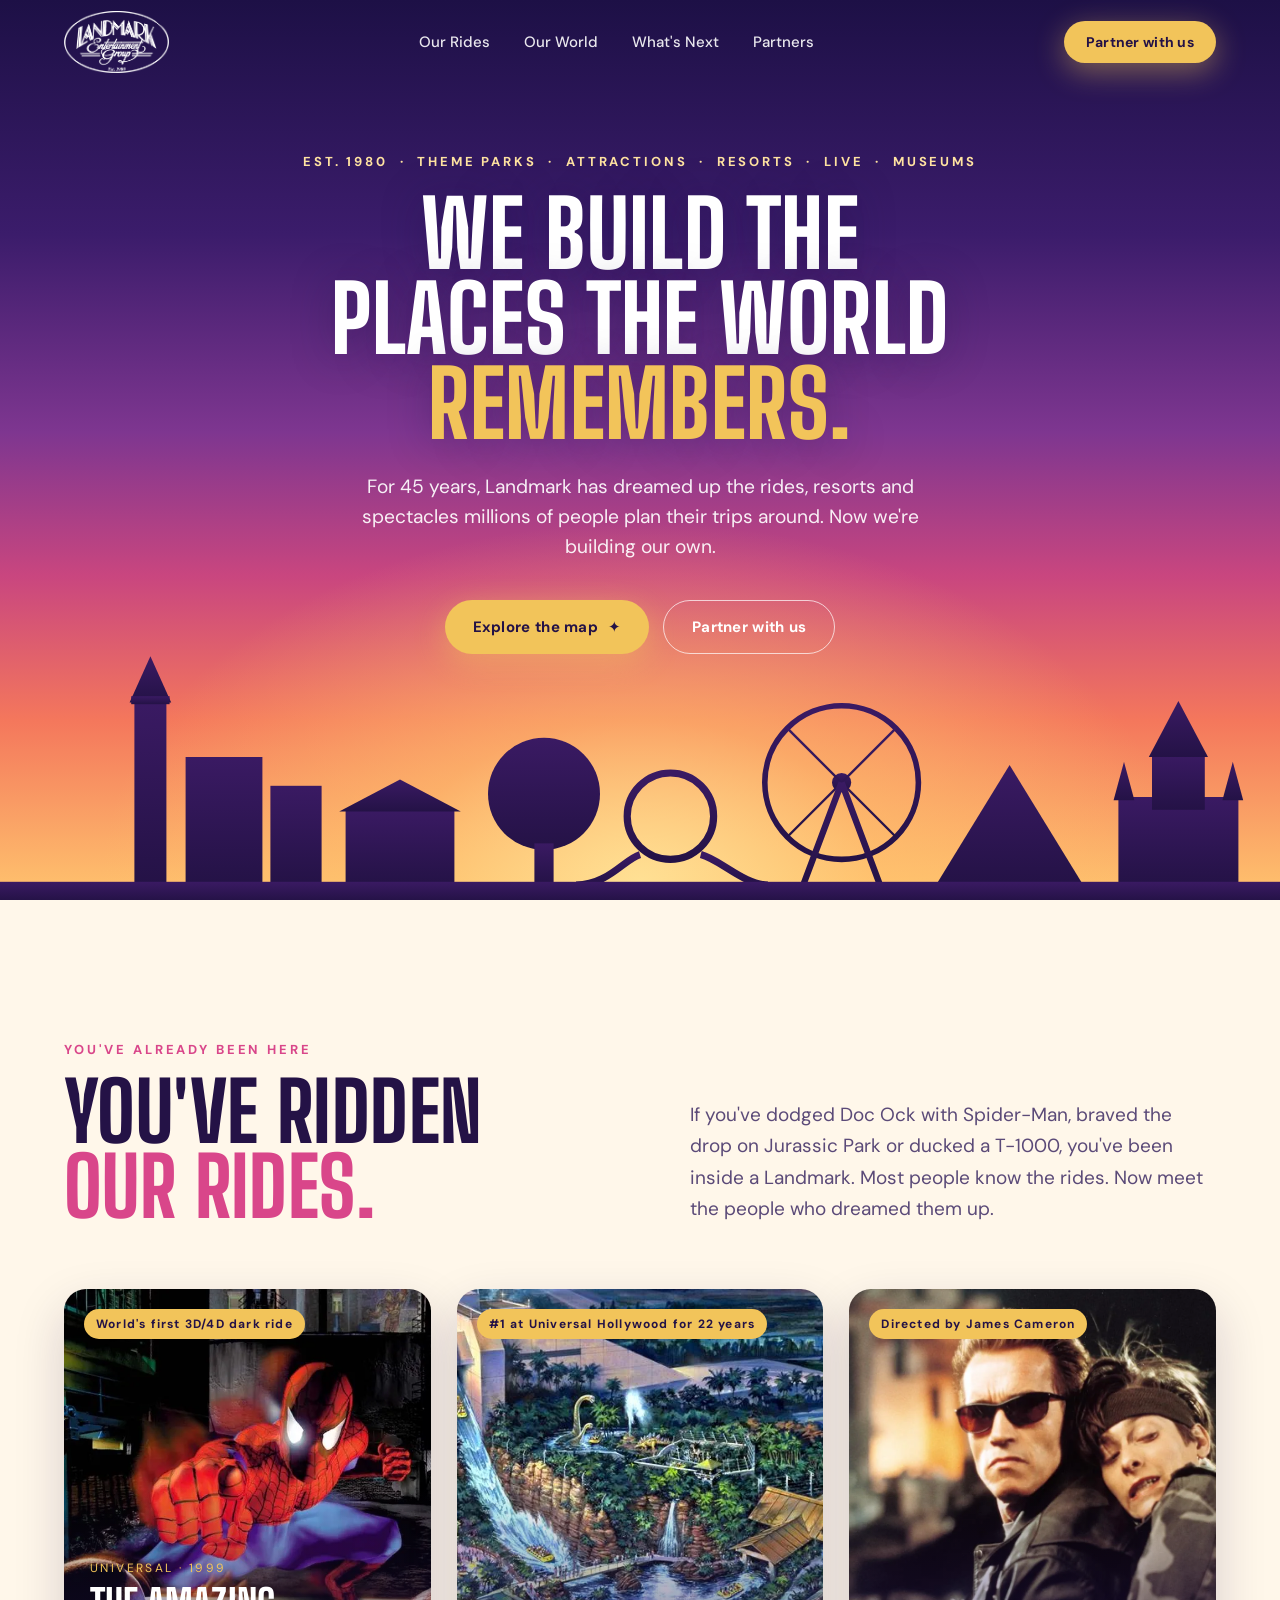
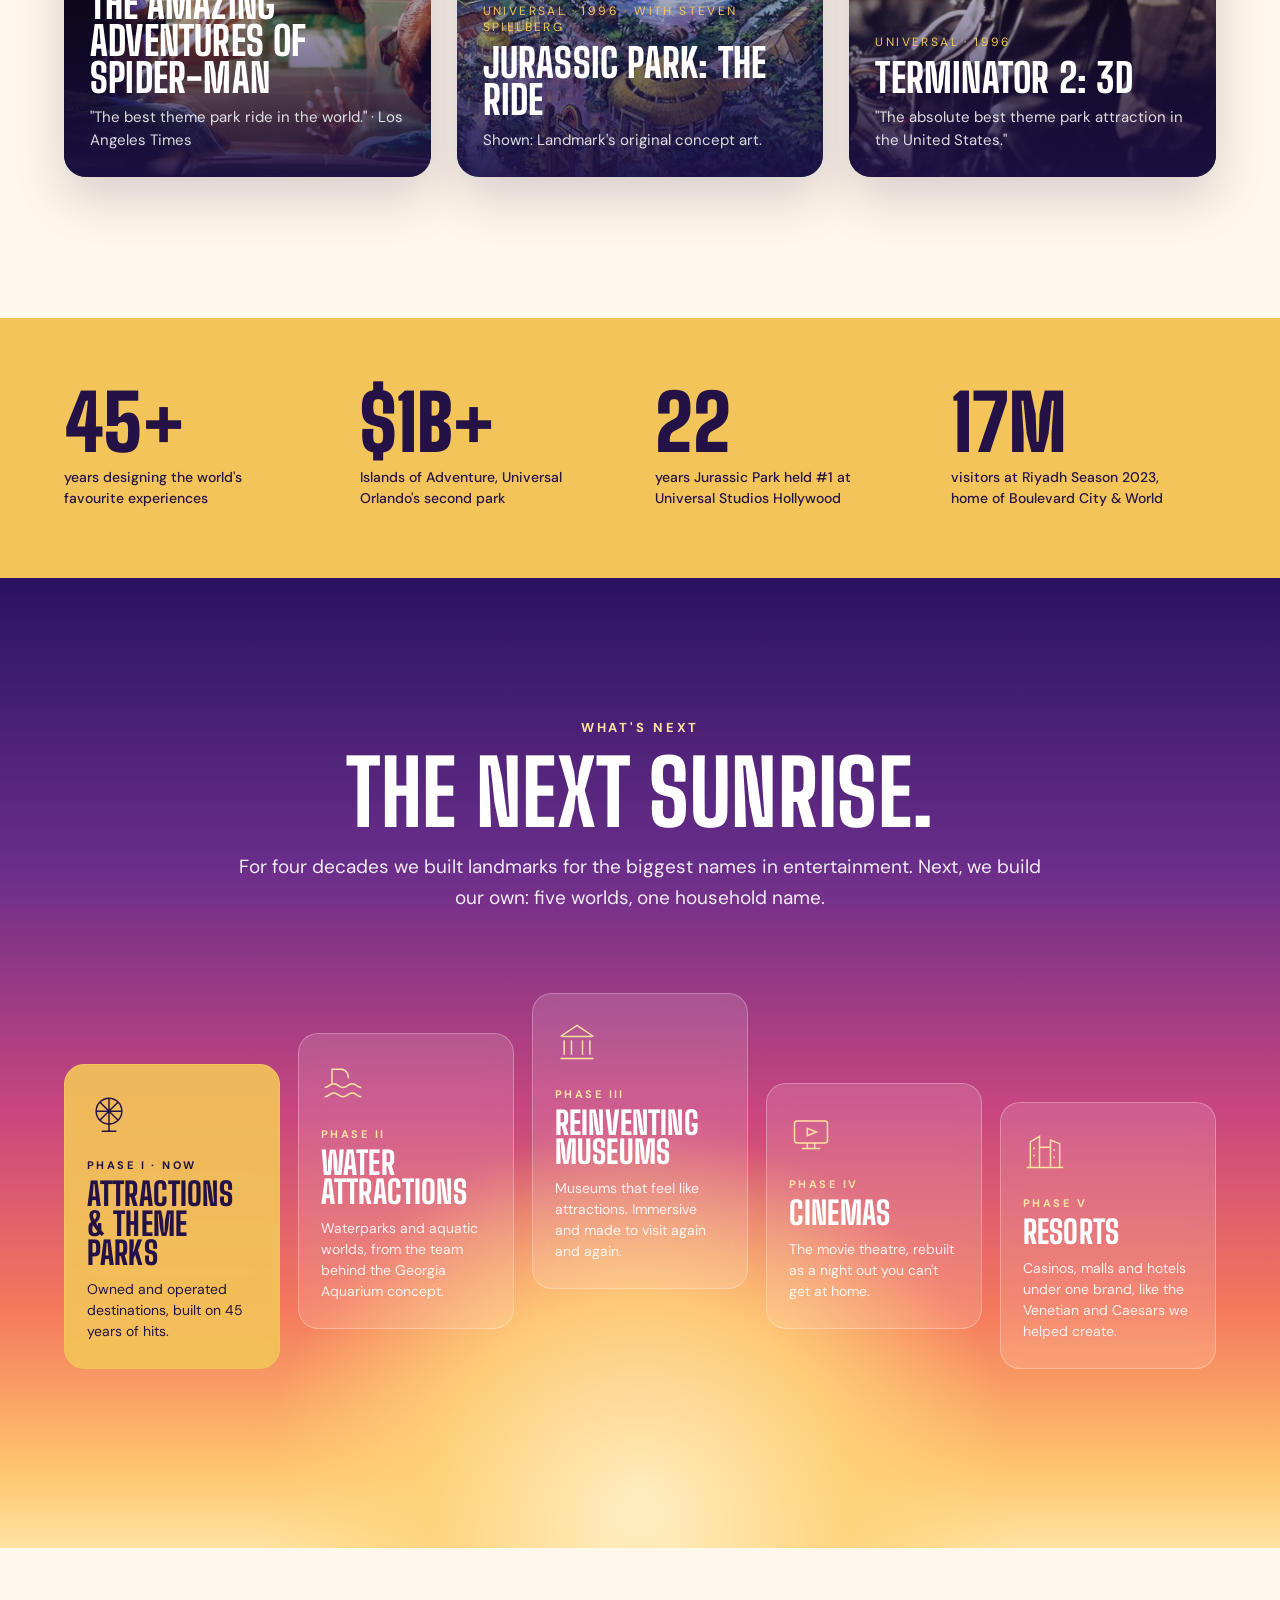
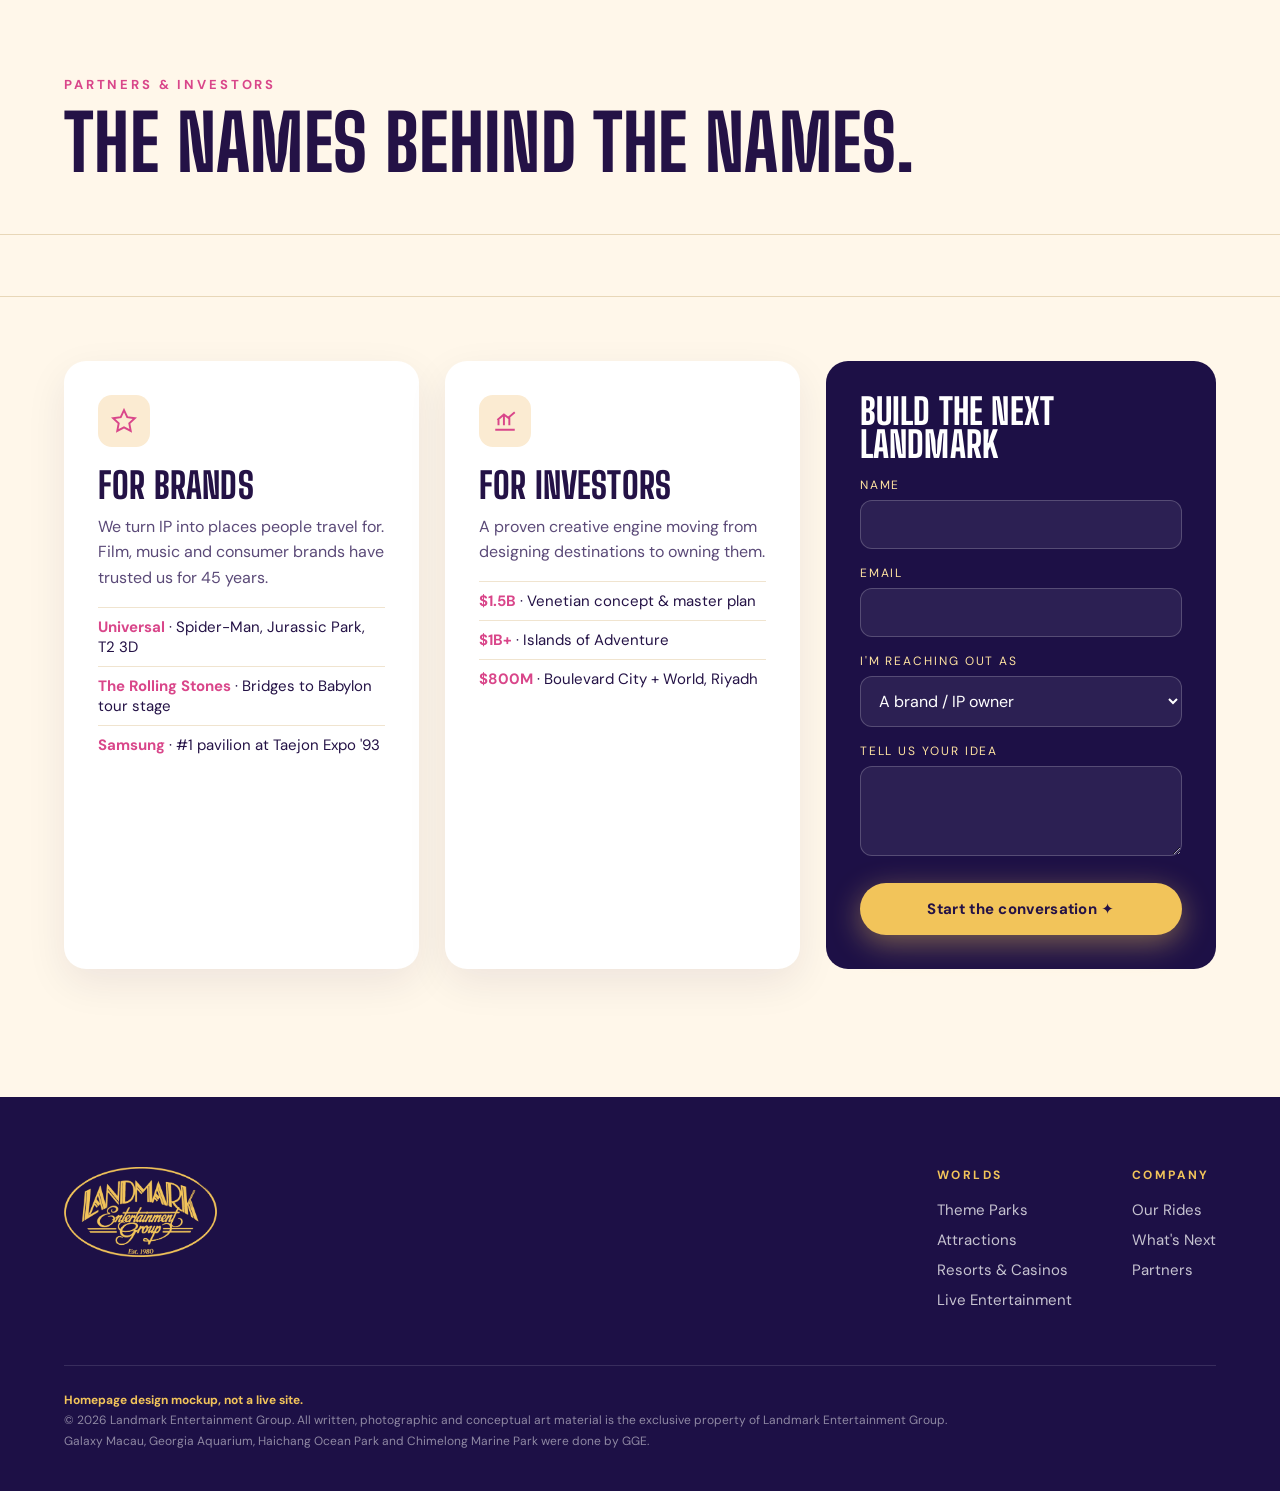
<file: template.html>
<!doctype html>
<html lang="en">
<head>
<meta charset="utf-8">
<meta name="viewport" content="width=device-width,initial-scale=1">
<meta name="robots" content="noindex,nofollow">
<title>Landmark Entertainment Group — Homepage Mockup</title>
<link rel="preconnect" href="https://fonts.googleapis.com"><link rel="preconnect" href="https://fonts.gstatic.com" crossorigin>
<link href="https://fonts.googleapis.com/css2?family=Big+Shoulders+Display:wght@600;700;800;900&family=DM+Sans:opsz,wght@9..40,400;9..40,500;9..40,700&display=swap" rel="stylesheet">
<style>
/* ============ BRAND TOKENS — every colour has a job ============
   GOLD   = Landmark's light. Only things Landmark built glow gold (stars, windows, CTAs). From the logo.
   VIOLET = the sky / their original space backdrop. The canvas, never the hero.
   DUSK   = magenta + coral. The moment the show begins; used for energy and transitions.
   CREAM  = daylight. The public, park-by-day sections. */
@property --z{syntax:'<number>';inherits:true;initial-value:1}
@property --tx{syntax:'<length>';inherits:true;initial-value:0px}
@property --ty{syntax:'<length>';inherits:true;initial-value:0px}
:root{
  --gold:#F2C45A;--gold-deep:#D99A2B;--gold-soft:#FFE3A1;
  --night:#1D1046;--violet:#2E1760;--plum:#4F236A;--orchid:#924DAE;
  --magenta:#D9468A;--coral:#F4775C;--sun:#FFC56E;
  --cream:#FFF7EA;--cream2:#FBEBD2;--ink:#241246;--ink-soft:#5b4a78;
  --display:'Big Shoulders Display','Arial Narrow',Impact,sans-serif;
  --body:'DM Sans',system-ui,-apple-system,Segoe UI,sans-serif;
  --ease:cubic-bezier(.65,0,.25,1);
}
*{box-sizing:border-box;margin:0;padding:0}
html{scroll-behavior:smooth;overflow-anchor:none}
body{font-family:var(--body);color:var(--ink);background:var(--cream);-webkit-font-smoothing:antialiased;overflow-x:hidden}
img{max-width:100%;display:block}
button{font:inherit;cursor:pointer;border:0;background:none;color:inherit}
a{color:inherit;text-decoration:none}
:focus-visible{outline:2px solid var(--gold);outline-offset:3px;border-radius:4px}
.wrap{max-width:1280px;margin:0 auto;padding-inline:clamp(20px,5vw,64px)}
.eyebrow{font-size:13px;font-weight:700;letter-spacing:.22em;text-transform:uppercase}
h1,h2,h3{font-family:var(--display);font-weight:800;text-transform:uppercase;line-height:.92;letter-spacing:.005em}
.btn{display:inline-flex;align-items:center;gap:10px;padding:16px 28px;border-radius:999px;font-weight:700;font-size:15px;letter-spacing:.02em;transition:transform .2s,box-shadow .2s,background .2s}
.btn-gold{background:var(--gold);color:var(--ink);box-shadow:0 8px 30px rgba(242,196,90,.45)}
.btn-gold:hover{background:var(--gold-soft);box-shadow:0 10px 40px rgba(242,196,90,.65)}
.btn-ghost{border:1.5px solid rgba(255,255,255,.7);color:#fff}
.btn-ghost:hover{background:rgba(255,255,255,.12)}
.mock-tag{position:fixed;right:16px;top:96px;z-index:90;background:rgba(29,16,70,.85);color:var(--gold-soft);font-size:11px;letter-spacing:.18em;text-transform:uppercase;padding:8px 12px;border-radius:6px;backdrop-filter:blur(6px)}

/* ============ NAV ============ */
.nav{position:fixed;inset:0 0 auto 0;z-index:80;transition:background .3s,box-shadow .3s}
.nav .wrap{display:flex;align-items:center;justify-content:space-between;height:84px}
.nav img{height:62px;width:auto}
.nav ul{display:flex;gap:34px;list-style:none;font-weight:500;font-size:15px;color:#fff}
.nav ul a{opacity:.9;transition:opacity .2s,color .2s}.nav ul a:hover{opacity:1;color:var(--gold)}
.nav .btn{padding:12px 22px;font-size:14px}
.nav.solid{background:rgba(29,16,70,.92);backdrop-filter:blur(10px);box-shadow:0 6px 30px rgba(0,0,0,.2)}
@media (max-width:900px){.nav ul{display:none}.nav img{height:42px}}

/* ============ HERO — dusk ============ */
.hero{position:relative;min-height:100vh;min-height:100svh;overflow:hidden;color:#fff;
  background:linear-gradient(180deg,#1D1046 0%,#3B1C6B 26%,#7E3690 48%,#C9467F 64%,#F4775C 80%,#FFC56E 100%)}
.hero .stars{position:absolute;inset:0 0 45% 0;pointer-events:none}
.hero .stars i{position:absolute;width:2px;height:2px;border-radius:50%;background:#fff;animation:tw 3s ease-in-out infinite}
@keyframes tw{50%{opacity:.25}}
.hero .sunglow{position:absolute;left:50%;bottom:-38vh;width:120vh;height:80vh;transform:translateX(-50%);border-radius:50%;
  background:radial-gradient(closest-side,rgba(255,226,150,.95),rgba(255,197,110,.55) 45%,rgba(255,197,110,0) 100%)}
.hero-inner{position:relative;z-index:2;padding-top:clamp(120px,17vh,180px);text-align:center}
.hero .eyebrow{color:var(--gold-soft)}
.hero h1{font-size:clamp(52px,7.2vw,124px);margin:22px auto 0;max-width:15ch;text-shadow:0 4px 40px rgba(29,16,70,.35)}
.hero h1 em{font-style:normal;color:var(--gold)}
.hero p.lead{font-size:clamp(17px,1.5vw,21px);line-height:1.55;max-width:620px;margin:26px auto 0;color:rgba(255,255,255,.92)}
.hero .ctas{display:flex;gap:14px;justify-content:center;margin-top:38px;flex-wrap:wrap}
.skyline{position:absolute;left:0;right:0;bottom:-1px;width:100%;height:auto;aspect-ratio:5/1;min-height:140px;z-index:1}
.scroll-cue{position:absolute;z-index:3;left:50%;bottom:22px;transform:translateX(-50%);color:#fff;font-size:12px;letter-spacing:.24em;text-transform:uppercase;opacity:.85}

/* ============ YOU'VE BEEN HERE — daylight ============ */
.been{padding:clamp(80px,11vw,150px) 0;background:var(--cream)}
.been .head{display:grid;grid-template-columns:1.1fr 1fr;gap:48px;align-items:end}
.been .eyebrow{color:var(--magenta)}
.been h2{font-size:clamp(46px,6.4vw,96px);margin-top:16px;color:var(--ink)}
.been h2 span{color:var(--magenta)}
.been .head p{font-size:19px;line-height:1.65;color:var(--ink-soft);max-width:520px}
.rides{display:grid;grid-template-columns:repeat(3,1fr);gap:26px;margin-top:64px}
.ride{position:relative;border-radius:22px;overflow:hidden;aspect-ratio:3/4;color:#fff;box-shadow:0 20px 50px rgba(36,18,70,.18);transition:transform .35s var(--ease),box-shadow .35s}
.ride:hover{transform:translateY(-8px);box-shadow:0 30px 70px rgba(36,18,70,.3)}
.ride img{position:absolute;inset:0;width:100%;height:100%;object-fit:cover;transition:transform .8s var(--ease)}
.ride:hover img{transform:scale(1.06)}
.ride:after{content:"";position:absolute;inset:0;background:linear-gradient(180deg,rgba(29,16,70,0) 40%,rgba(29,16,70,.92))}
.ride .t{position:absolute;left:26px;right:26px;bottom:26px;z-index:1}
.ride .t small{display:block;font-size:12px;letter-spacing:.2em;text-transform:uppercase;color:var(--gold)}
.ride .t h3{font-size:40px;margin-top:10px}
.ride .t p{font-size:15px;line-height:1.5;margin-top:10px;color:rgba(255,255,255,.85)}
.ride .badge{position:absolute;z-index:1;top:20px;left:20px;background:var(--gold);color:var(--ink);font-weight:700;font-size:12px;letter-spacing:.1em;padding:7px 12px;border-radius:999px}
@media (max-width:900px){.been .head{grid-template-columns:1fr}.rides{grid-template-columns:1fr}.ride{aspect-ratio:4/3}}

/*__MAPCSS__*/
/* ============ NUMBERS — gold band ============ */
.numbers{background:var(--gold);color:var(--ink);padding:70px 0}
.numbers .wrap{display:grid;grid-template-columns:repeat(4,1fr);gap:30px}
.numbers b{display:block;font-family:var(--display);font-weight:900;font-size:clamp(56px,6vw,96px);line-height:.9}
.numbers span{display:block;margin-top:10px;font-size:14px;font-weight:500;line-height:1.45;max-width:230px}
@media (max-width:800px){.numbers .wrap{grid-template-columns:1fr 1fr}}

/* ============ WHAT'S NEXT — sunrise ============ */
.next{position:relative;overflow:hidden;padding:clamp(90px,11vw,150px) 0 clamp(120px,14vw,190px);color:#fff;
  background:linear-gradient(180deg,#2A1360 0%,#6A2E8A 30%,#C9467F 55%,#F4775C 75%,#FFC56E 92%,#FFE3A1 100%)}
.next .rise{position:absolute;left:50%;bottom:-340px;width:760px;height:760px;margin-left:-380px;border-radius:50%;
  background:radial-gradient(closest-side,#FFF1C9,#FFD27A 55%,rgba(255,197,110,0) 100%);opacity:.9}
.next .head{position:relative;text-align:center;max-width:820px;margin:0 auto}
.next .eyebrow{color:var(--gold-soft)}
.next h2{font-size:clamp(50px,7vw,110px);margin-top:16px}
.next .head p{font-size:19px;line-height:1.6;margin-top:18px;color:rgba(255,255,255,.9)}
.phases{position:relative;display:grid;grid-template-columns:repeat(5,1fr);gap:18px;margin-top:80px;align-items:end}
.phase{background:rgba(255,255,255,.13);backdrop-filter:blur(10px);border:1px solid rgba(255,255,255,.28);border-radius:20px;padding:26px 22px;transition:transform .3s,background .3s}
.phase:hover{transform:translateY(-6px);background:rgba(255,255,255,.2)}
.phase:nth-child(1){margin-bottom:0}.phase:nth-child(2){margin-bottom:40px}.phase:nth-child(3){margin-bottom:80px}.phase:nth-child(4){margin-bottom:40px}.phase:nth-child(5){margin-bottom:0}
.phase svg{width:44px;height:44px;stroke:var(--gold-soft);fill:none;stroke-width:1.6}
.phase small{display:block;margin-top:18px;font-size:11px;font-weight:700;letter-spacing:.22em;color:var(--gold-soft)}
.phase h3{font-size:32px;margin-top:8px}
.phase p{font-size:14px;line-height:1.5;margin-top:10px;color:rgba(255,255,255,.88)}
.phase.now{background:rgba(242,196,90,.92);color:var(--ink);border-color:var(--gold)}
.phase.now svg{stroke:var(--ink)}.phase.now small{color:var(--ink)}.phase.now p{color:var(--ink)}
@media (max-width:1000px){.phases{grid-template-columns:1fr 1fr}.phase{margin-bottom:0!important}}
@media (max-width:560px){.phases{grid-template-columns:1fr}}

/* ============ PARTNERS — daylight ============ */
.partners{background:var(--cream);padding:clamp(90px,10vw,140px) 0}
.partners .eyebrow{color:var(--magenta)}
.partners h2{font-size:clamp(46px,6vw,92px);margin-top:14px}
.marquee{margin-top:56px;border-top:1px solid #e8d7b8;border-bottom:1px solid #e8d7b8;overflow:hidden;white-space:nowrap}
.marquee div{display:inline-flex;gap:60px;padding:28px 0;animation:mq 40s linear infinite}
.marquee span{font-family:var(--display);font-weight:700;font-size:34px;text-transform:uppercase;color:var(--ink);opacity:.72;letter-spacing:.04em}
.marquee span:nth-child(odd){color:var(--plum)}
@keyframes mq{to{transform:translateX(-50%)}}
.two{display:grid;grid-template-columns:1fr 1fr 1.1fr;gap:26px;margin-top:64px}
.pcard{border-radius:22px;padding:34px;background:#fff;box-shadow:0 14px 40px rgba(36,18,70,.08)}
.pcard .ic{width:52px;height:52px;border-radius:14px;display:grid;place-items:center;background:var(--cream2)}
.pcard .ic svg{width:26px;height:26px;stroke:var(--magenta);fill:none;stroke-width:1.8}
.pcard h3{font-size:36px;margin-top:22px}
.pcard p{font-size:16px;line-height:1.6;color:var(--ink-soft);margin-top:12px}
.pcard ul{list-style:none;margin-top:16px}
.pcard li{font-size:15px;padding:9px 0;border-top:1px solid #f0e4cf;color:var(--ink)}
.pcard li b{color:var(--magenta)}
form.contact{border-radius:22px;padding:34px;background:var(--night);color:#fff}
form.contact h3{font-size:36px}
form.contact label{display:block;font-size:12px;letter-spacing:.16em;text-transform:uppercase;color:var(--gold-soft);margin-top:16px}
form.contact input,form.contact select,form.contact textarea{width:100%;margin-top:7px;padding:13px 14px;border-radius:12px;border:1px solid rgba(255,255,255,.2);background:rgba(255,255,255,.07);color:#fff;font:inherit;font-size:16px}
form.contact select option{color:#000}
form.contact textarea{min-height:90px;resize:vertical}
form.contact .btn{margin-top:22px;width:100%;justify-content:center}
.sent{display:none;margin-top:18px;padding:14px;border-radius:12px;background:rgba(242,196,90,.15);color:var(--gold-soft);font-size:15px}
@media (max-width:1000px){.two{grid-template-columns:1fr}}

/* ============ FOOTER ============ */
footer{background:var(--night);color:rgba(255,255,255,.75);padding:70px 0 40px}
footer .top{display:flex;justify-content:space-between;gap:40px;flex-wrap:wrap;align-items:flex-start}
footer img{height:90px;width:auto}
footer nav{display:flex;gap:60px;flex-wrap:wrap;font-size:15px}
footer nav div b{display:block;color:var(--gold);font-size:12px;letter-spacing:.2em;text-transform:uppercase;margin-bottom:12px}
footer nav a{display:block;padding:5px 0}footer nav a:hover{color:#fff}
footer .fine{margin-top:50px;padding-top:24px;border-top:1px solid rgba(255,255,255,.12);font-size:12px;line-height:1.7;color:rgba(255,255,255,.5)}

@media (prefers-reduced-motion:reduce){*{animation:none!important;transition-duration:.01s!important}}
</style>
</head>
<body>

<header class="nav" id="nav">
  <div class="wrap">
    <a href="#top" aria-label="Landmark Entertainment Group home"><img src="img/logo-white.png" alt="Landmark Entertainment Group, Est. 1980"></a>
    <ul>
      <li><a href="#been">Our Rides</a></li>
      <li><a href="#world-map">Our World</a></li>
      <li><a href="#next">What's Next</a></li>
      <li><a href="#partners">Partners</a></li>
    </ul>
    <a class="btn btn-gold" href="#partners">Partner with us</a>
  </div>
</header>

<!-- HERO: dusk. The skyline is built from shapes of Landmark's own work; its windows glow gold = Landmark's light. -->
<section class="hero" id="top">
  <div class="stars" id="heroStars"></div>
  <div class="sunglow"></div>
  <div class="wrap hero-inner">
    <div class="eyebrow">Est. 1980 &nbsp;·&nbsp; Theme Parks &nbsp;·&nbsp; Attractions &nbsp;·&nbsp; Resorts &nbsp;·&nbsp; Live &nbsp;·&nbsp; Museums</div>
    <h1>We build the places the world <em>remembers.</em></h1>
    <p class="lead">For 45 years, Landmark has dreamed up the rides, resorts and spectacles millions of people plan their trips around. Now we're building our own.</p>
    <div class="ctas">
      <a class="btn btn-gold" href="#world-map">Explore the map <span aria-hidden="true">✦</span></a>
      <a class="btn btn-ghost" href="#partners">Partner with us</a>
    </div>
  </div>
  <svg class="skyline" viewBox="0 0 1600 320" preserveAspectRatio="xMidYMax slice" aria-hidden="true">
    <defs><linearGradient id="sk" x1="0" y1="0" x2="0" y2="1"><stop offset="0" stop-color="#3A1A63"/><stop offset="1" stop-color="#241246"/></linearGradient></defs>
    <g fill="url(#sk)" stroke="url(#sk)">
      <!-- Venetian campanile -->
      <rect x="168" y="70" width="40" height="230" stroke="none"/><polygon points="162,72 214,72 188,14" stroke="none"/><rect x="164" y="64" width="48" height="10" stroke="none"/>
      <!-- resort towers -->
      <rect x="232" y="140" width="96" height="160" stroke="none"/><rect x="338" y="176" width="64" height="124" stroke="none"/>
      <!-- Caesars-style temple front -->
      <rect x="432" y="206" width="136" height="94" stroke="none"/><polygon points="424,208 576,208 500,168" stroke="none"/>
      <!-- spherical theatre (Boulevard World) -->
      <circle cx="680" cy="186" r="70" stroke="none"/><rect x="668" y="248" width="24" height="52" stroke="none"/>
      <!-- coaster loop -->
      <circle cx="838" cy="214" r="54" fill="none" stroke-width="9"/><path d="M720 300 C760 300 780 268 800 262 M876 262 C900 268 930 300 960 300" fill="none" stroke-width="9"/>
      <!-- ferris wheel -->
      <circle cx="1052" cy="172" r="96" fill="none" stroke-width="7"/><circle cx="1052" cy="172" r="12" stroke="none"/>
      <g stroke-width="3"><line x1="1052" y1="76" x2="1052" y2="268"/><line x1="956" y1="172" x2="1148" y2="172"/><line x1="984" y1="104" x2="1120" y2="240"/><line x1="1120" y1="104" x2="984" y2="240"/></g>
      <path d="M1052 172 L1004 300 M1052 172 L1100 300" stroke-width="8" fill="none"/>
      <!-- expo pavilion -->
      <polygon points="1170,300 1262,150 1354,300" stroke="none"/><line x1="1262" y1="150" x2="1262" y2="86" stroke-width="4"/>
      <!-- castle -->
      <rect x="1398" y="190" width="150" height="110" stroke="none"/><rect x="1440" y="136" width="66" height="70" stroke="none"/>
      <polygon points="1392,194 1418,194 1405,146" stroke="none"/><polygon points="1528,194 1554,194 1541,146" stroke="none"/><polygon points="1436,140 1510,140 1473,70" stroke="none"/>
      <rect x="0" y="296" width="1600" height="24" stroke="none"/>
    </g>
    <g id="windows" fill="#F2C45A"></g>
  </svg>
</section>

<!-- YOU'VE BEEN HERE: daylight, for the public -->
<section class="been" id="been">
  <div class="wrap">
    <div class="head">
      <div><div class="eyebrow">You've already been here</div>
        <h2>You've ridden<br><span>our rides.</span></h2></div>
      <p>If you've dodged Doc Ock with Spider-Man, braved the drop on Jurassic Park or ducked a T-1000, you've been inside a Landmark. Most people know the rides. Now meet the people who dreamed them up.</p>
    </div>
    <div class="rides">
      <a class="ride" href="#world-map" data-go="spiderman"><img src="img/spidey.webp" alt="Guests in 3D glasses face Spider-Man on the ride"><span class="badge">World's first 3D/4D dark ride</span>
        <div class="t"><small>Universal · 1999</small><h3>The Amazing Adventures of Spider-Man</h3><p>"The best theme park ride in the world." · Los Angeles Times</p></div></a>
      <a class="ride" href="#world-map" data-go="jurassic"><img src="img/jp.webp" alt="Concept art for Jurassic Park: The Ride"><span class="badge">#1 at Universal Hollywood for 22 years</span>
        <div class="t"><small>Universal · 1996 · with Steven Spielberg</small><h3>Jurassic Park: The Ride</h3><p>Shown: Landmark's original concept art.</p></div></a>
      <a class="ride" href="#world-map" data-go="t2"><img src="img/t2.webp" alt="Terminator 2: 3D"><span class="badge">Directed by James Cameron</span>
        <div class="t"><small>Universal · 1996</small><h3>Terminator 2: 3D</h3><p>"The absolute best theme park attraction in the United States."</p></div></a>
    </div>
  </div>
</section>

<!--__MAPHTML__-->
<!-- NUMBERS: gold = Landmark's light -->
<section class="numbers">
  <div class="wrap">
    <div><b>45+</b><span>years designing the world's favourite experiences</span></div>
    <div><b>$1B+</b><span>Islands of Adventure, Universal Orlando's second park</span></div>
    <div><b>22</b><span>years Jurassic Park held #1 at Universal Studios Hollywood</span></div>
    <div><b>17M</b><span>visitors at Riyadh Season 2023, home of Boulevard City &amp; World</span></div>
  </div>
</section>

<!-- WHAT'S NEXT: the sunrise. The future is the next dawn. -->
<section class="next" id="next">
  <div class="rise"></div>
  <div class="wrap">
    <div class="head">
      <div class="eyebrow">What's next</div>
      <h2>The next sunrise.</h2>
      <p>For four decades we built landmarks for the biggest names in entertainment. Next, we build our own: five worlds, one household name.</p>
    </div>
    <div class="phases">
      <div class="phase now"><svg viewBox="0 0 48 48"><circle cx="24" cy="22" r="14"/><path d="M24 8v28M10 22h28M14 12l20 20M34 12L14 32M16 44h16M24 36v8"/></svg><small>PHASE I · NOW</small><h3>Attractions &amp; Theme Parks</h3><p>Owned and operated destinations, built on 45 years of hits.</p></div>
      <div class="phase"><svg viewBox="0 0 48 48"><path d="M4 30c5 0 5-4 10-4s5 4 10 4 5-4 10-4 5 4 10 4M4 40c5 0 5-4 10-4s5 4 10 4 5-4 10-4 5 4 10 4"/><path d="M12 26V10h10c6 0 8 6 8 10"/></svg><small>PHASE II</small><h3>Water Attractions</h3><p>Waterparks and aquatic worlds, from the team behind the Georgia Aquarium concept.</p></div>
      <div class="phase"><svg viewBox="0 0 48 48"><path d="M6 18L24 6l18 12M8 18h32M10 22v16M18 22v16M30 22v16M38 22v16M6 42h36"/></svg><small>PHASE III</small><h3>Reinventing Museums</h3><p>Museums that feel like attractions. Immersive and made to visit again and again.</p></div>
      <div class="phase"><svg viewBox="0 0 48 48"><rect x="6" y="12" width="36" height="24" rx="3"/><path d="M14 42h20M20 36v6M28 36v6M20 20l10 4-10 4z"/></svg><small>PHASE IV</small><h3>Cinemas</h3><p>The movie theatre, rebuilt as a night out you can't get at home.</p></div>
      <div class="phase"><svg viewBox="0 0 48 48"><path d="M8 42V14l10-6v34M18 42V20h12v22M30 42V12l10 4v26M4 42h40M12 20v2M12 28v2M34 22v2M34 30v2"/></svg><small>PHASE V</small><h3>Resorts</h3><p>Casinos, malls and hotels under one brand, like the Venetian and Caesars we helped create.</p></div>
    </div>
  </div>
</section>

<!-- PARTNERS: brands + investors -->
<section class="partners" id="partners">
  <div class="wrap">
    <div class="eyebrow">Partners &amp; investors</div>
    <h2>The names behind the names.</h2>
  </div>
  <div class="marquee" aria-label="Clients and partners"><div id="mq"></div></div>
  <div class="wrap">
    <div class="two">
      <div class="pcard">
        <div class="ic"><svg viewBox="0 0 24 24"><path d="M12 2l3 6.5 7 .9-5.1 4.8 1.3 6.9L12 17.8 5.8 21.1l1.3-6.9L2 9.4l7-.9z"/></svg></div>
        <h3>For brands</h3>
        <p>We turn IP into places people travel for. Film, music and consumer brands have trusted us for 45 years.</p>
        <ul><li><b>Universal</b> · Spider-Man, Jurassic Park, T2 3D</li><li><b>The Rolling Stones</b> · Bridges to Babylon tour stage</li><li><b>Samsung</b> · #1 pavilion at Taejon Expo '93</li></ul>
      </div>
      <div class="pcard">
        <div class="ic"><svg viewBox="0 0 24 24"><path d="M3 20h18M6 16v-5M11 16V7M16 16v-8M21 4l-6 5-4-3-6 5"/></svg></div>
        <h3>For investors</h3>
        <p>A proven creative engine moving from designing destinations to owning them.</p>
        <ul><li><b>$1.5B</b> · Venetian concept &amp; master plan</li><li><b>$1B+</b> · Islands of Adventure</li><li><b>$800M</b> · Boulevard City + World, Riyadh</li></ul>
      </div>
      <form class="contact" id="contact">
        <h3>Build the next landmark</h3>
        <label for="f1">Name</label><input id="f1" required autocomplete="name">
        <label for="f2">Email</label><input id="f2" type="email" required autocomplete="email">
        <label for="f3">I'm reaching out as</label>
        <select id="f3"><option>A brand / IP owner</option><option>An investor</option><option>A destination / developer</option><option>Press</option></select>
        <label for="f4">Tell us your idea</label><textarea id="f4"></textarea>
        <button class="btn btn-gold" type="submit">Start the conversation ✦</button>
        <div class="sent" id="sent">Thank you. The Landmark team will be in touch. (Mockup: nothing was sent.)</div>
      </form>
    </div>
  </div>
</section>

<footer>
  <div class="wrap">
    <div class="top">
      <img src="img/logo-gold.png" alt="Landmark Entertainment Group">
      <nav>
        <div><b>Worlds</b><a href="#world-map">Theme Parks</a><a href="#world-map">Attractions</a><a href="#world-map">Resorts &amp; Casinos</a><a href="#world-map">Live Entertainment</a></div>
        <div><b>Company</b><a href="#been">Our Rides</a><a href="#next">What's Next</a><a href="#partners">Partners</a></div>
      </nav>
    </div>
    <div class="fine"><b style="color:#F2C45A">Homepage design mockup, not a live site.</b><br>© 2026 Landmark Entertainment Group. All written, photographic and conceptual art material is the exclusive property of Landmark Entertainment Group.<br>Galaxy Macau, Georgia Aquarium, Haichang Ocean Park and Chimelong Marine Park were done by GGE.</div>
  </div>
</footer>

<script>
/*__MAPJS__*/
</script>
</body>
</html>
</file>
